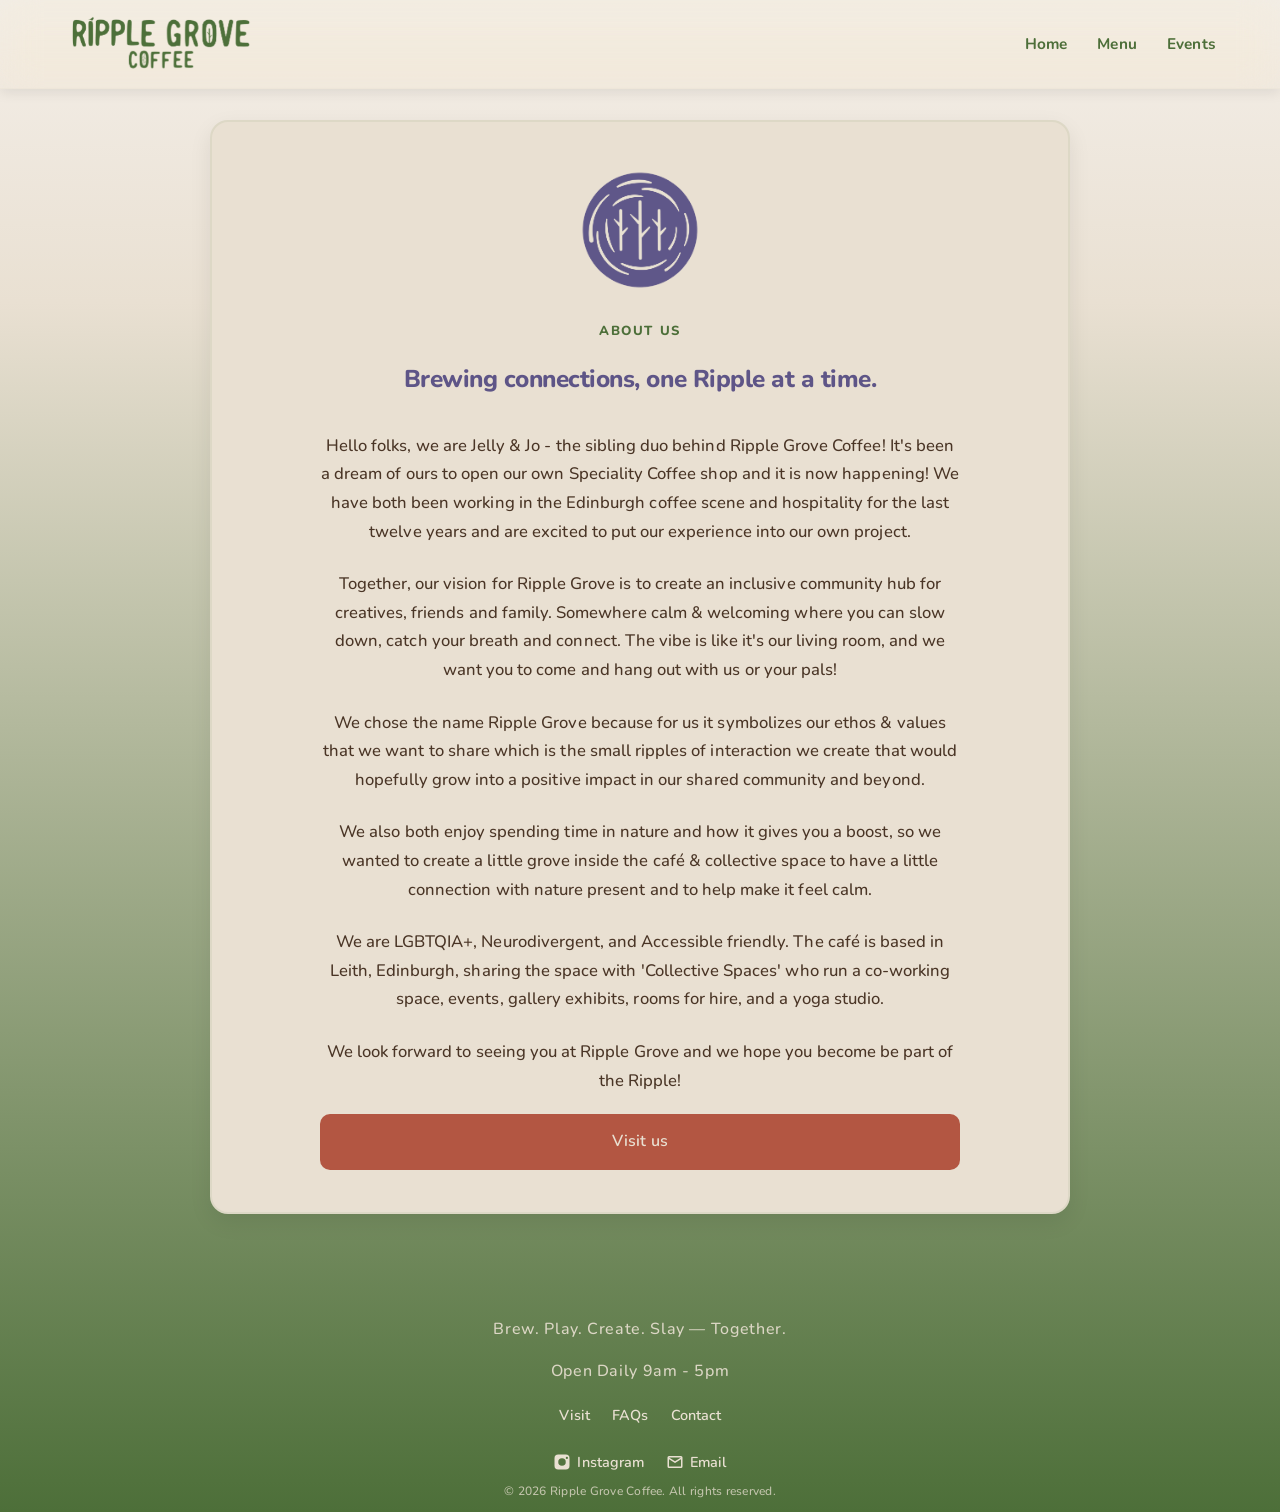
<file: index.html>
<!DOCTYPE html>
<html lang="en">
<head>
  <meta charset="UTF-8">
  <meta name="viewport" content="width=device-width, initial-scale=1.0">
  <title>Ripple Grove Coffee – Home</title>
  <link rel="stylesheet" href="styles.css">
  <link href="https://fonts.googleapis.com/css2?family=Nunito:wght@400;500;600;700;800&display=swap" rel="stylesheet">
</head>

<body class="index-page">
  <div id="navbar-container"></div>
 
    <main id="main-content">

<section class="page-section about-section">
  <div class="container">

    <section class="one-col-grid">
      <div class="ripple-card">

      <img
        class="hero-logo"
        src="Icon_Purple_Trees.png.png"
        alt="Ripple Grove Coffee logo"
      >

        <div class="ripple-copy about-content">

        <p class="eyebrow">About Us</p>
        <h1 class="ripple-heading">Brewing connections, one Ripple at a time.</h1>

        <p class="ripple-text">
          Hello folks, we are Jelly & Jo - the sibling duo behind Ripple Grove Coffee! 
          It's been a dream of ours to open our own Speciality Coffee shop and it is now happening! 
          We have both been working in the Edinburgh coffee scene and hospitality for the last twelve years 
          and are excited to put our experience into our own project. </p>

        <p class="ripple-text">
          Together, our vision for Ripple Grove is to create an inclusive community hub for creatives, friends and family. 
          Somewhere calm & welcoming where you can slow down, catch your breath and connect. The vibe is like it's our 
          living room, and we want you to come and hang out with us or your pals!
        </p>

        <p class="ripple-text">
         We chose the name Ripple Grove because for us it symbolizes our ethos & values that we want to share 
         which is the small ripples of interaction we create that would hopefully grow into a positive impact 
         in our shared community and beyond.
        </p>

        <p class="ripple-text">
         We also both enjoy spending time in nature and how it gives you a 
         boost, so we wanted to create a little grove inside the café & collective space to have a little 
         connection with nature present and to help make it feel calm.
        </p>

        <p class="ripple-text">
          We are LGBTQIA+, Neurodivergent, and Accessible friendly. The café is based in Leith, Edinburgh, 
          sharing the space with 'Collective Spaces' who run a co-working space, events, gallery exhibits, 
          rooms for hire, and a yoga studio.
        </p>

        <div class="about-cta">
          <p class="ripple-text">We look forward to seeing you at Ripple Grove and we hope you become be part of the Ripple!</p>
          <a href="visit.html" class="ripple-btn">Visit us</a>
        </div>

      </div>

    </div>

  </div>
</section>


  </main>
</body>

<div id="footer-placeholder"></div>

<script>
  fetch("footer.html")
    .then(response => response.text())
    .then(data => {
      document.getElementById("footer-placeholder").innerHTML = data;

      // Run smart email logic AFTER footer loads
      if (typeof setSmartEmailLink === "function") {
        setSmartEmailLink();
      }
    });
</script>

<script src="script.js"></script>
<script src="load-navbar.js"></script>

</body>
</html>
</file>
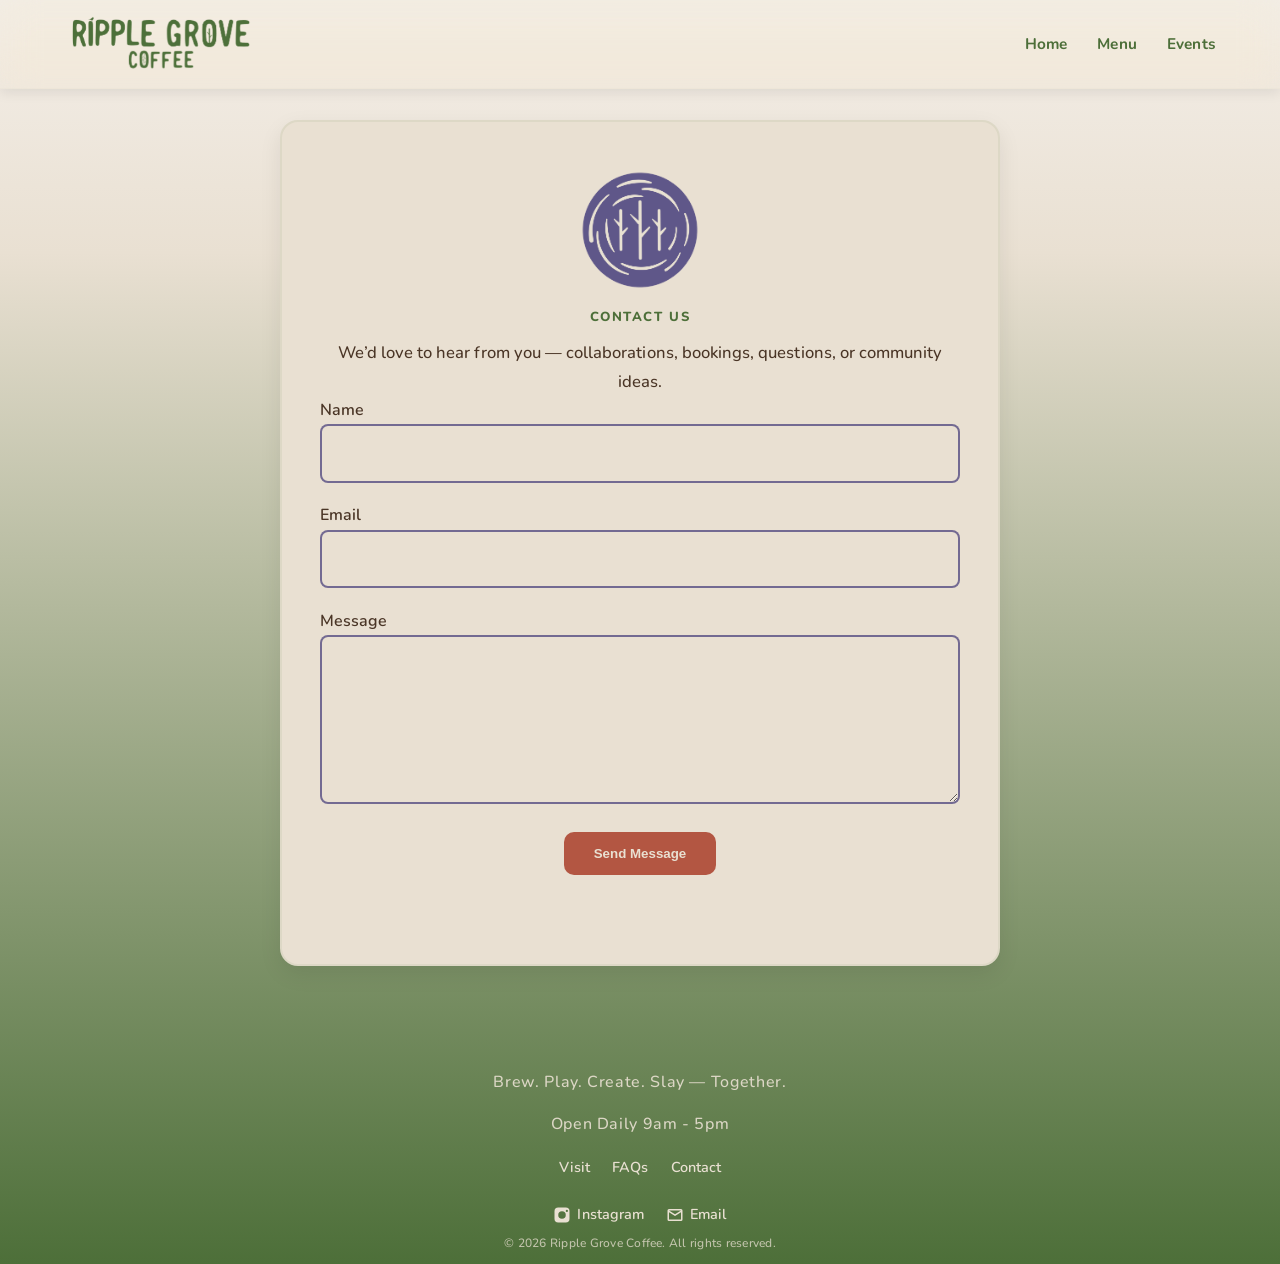
<file: contact.html>
<!DOCTYPE html>
<html lang="en">
<head>
  <meta charset="UTF-8">
  <meta name="viewport" content="width=device-width, initial-scale=1.0">
  <title>Ripple Grove Coffee – Contact</title>
  <link rel="stylesheet" href="styles.css">
  <link href="https://fonts.googleapis.com/css2?family=Nunito:wght@400;500;600;700;800&display=swap" rel="stylesheet">
</head>
<body class="contact-page">

<div id="navbar-container"></div>

<main id="main-content">
<section class="page-section contact-section">
  <div class="container">

    <div class="one-col-grid">

      <form id="contactForm" class="ripple-card contact-form" 
            action="https://formspree.io/f/mgaeqdvr" 
            method="POST">

      <div class="ripple-copy">
        <img class="contact-hero-logo" src="Icon_Purple_Trees.png.png" alt="Ripple Grove Coffee tree logo">
        <h2 class="eyebrow">Contact Us</h2>
        <p class="ripple-text">We’d love to hear from you — collaborations, bookings, questions, or community ideas.</p>
      </div>

        <div class="form-group">
          <label for="name">Name</label>
          <input id="name" name="name" type="text" required>
        </div>

        <div class="form-group">
          <label for="email">Email</label>
          <input id="email" name="email" type="email" required>
        </div>

        <div class="form-group">
          <label for="message">Message</label>
          <textarea id="message" name="message" rows="5" required></textarea>
        </div>

        <div class="form-cta">
        <button class="ripple-btn" type="submit">Send Message</button>
        <div id="formStatus" class="form-status" aria-live="polite"></div>
        </div>

      </form>

    </div>

  </div>
</section>
</main>

<div id="footer-placeholder"></div>

<script>
  fetch("footer.html")
    .then(response => response.text())
    .then(data => {
      document.getElementById("footer-placeholder").innerHTML = data;

      // Run smart email logic AFTER footer loads
      if (typeof setSmartEmailLink === "function") {
        setSmartEmailLink();
      }
    });
</script>

<script src="script.js"></script>
<script src="load-navbar.js"></script>
<script>
  const contactForm = document.getElementById("contactForm");
  const formStatus = document.getElementById("formStatus");

  if (contactForm) {
    contactForm.addEventListener("submit", async function (event) {
      event.preventDefault();

      const submitButton = contactForm.querySelector("button[type='submit']");
      const originalText = submitButton ? submitButton.textContent : "Send Message";

      if (submitButton) {
        submitButton.disabled = true;
        submitButton.textContent = "Sending...";
      }

      formStatus.textContent = "";
      formStatus.className = "form-status";

      try {
        const response = await fetch("https://formspree.io/f/mgaeqdvr", {
          method: "POST",
          body: new FormData(contactForm),
          headers: {
            Accept: "application/json"
          }
        });

        if (response.ok) {
          formStatus.textContent = "Thanks! Your message has been sent.";
          formStatus.classList.add("success");
          contactForm.reset();
        } else {
          throw new Error("Submission failed");
        }
      } catch (error) {
        formStatus.textContent = "Something went wrong. Please try again.";
        formStatus.classList.add("error");
      } finally {
        if (submitButton) {
          submitButton.disabled = false;
          submitButton.textContent = originalText;
        }
      }
    });
  }
</script>

</body>
</html>
</file>
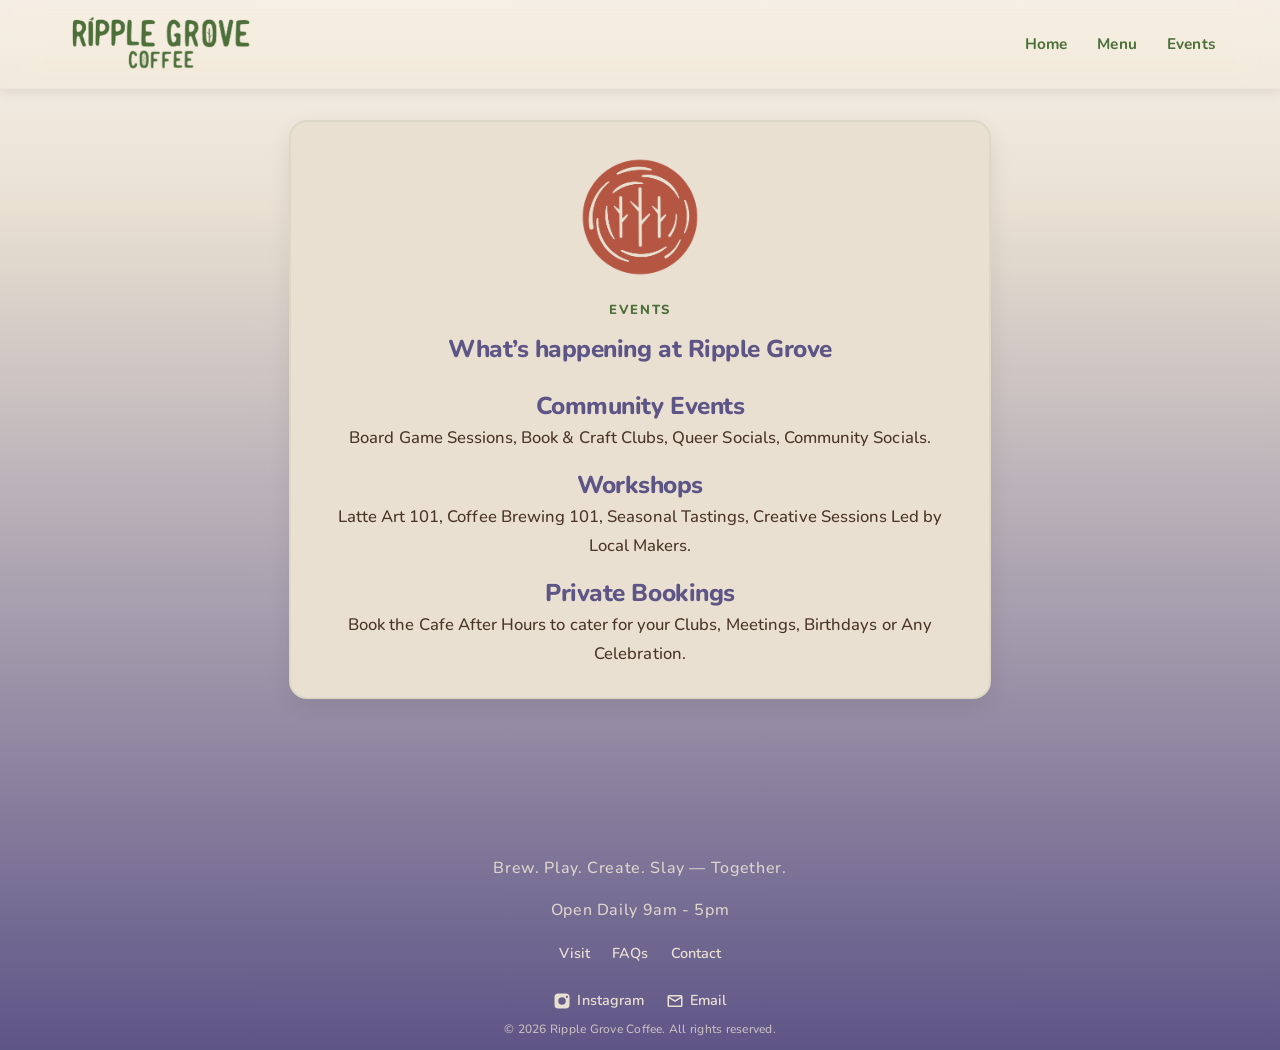
<file: events.html>
<!DOCTYPE html>
<html lang="en">
<head>
  <meta charset="UTF-8">
  <meta name="viewport" content="width=device-width, initial-scale=1.0">
  <title>Ripple Grove Coffee – Events</title>
  <link rel="stylesheet" href="styles.css">
  <link href="https://fonts.googleapis.com/css2?family=Nunito:wght@400;500;600;700;800&display=swap" rel="stylesheet">
</head>
<body class="events-page">

<div id="navbar-container"></div>
    
<main id="main-content">
<section id="events" class="page-section events-section">
  <div class="container">

    <div class="one-col-grid">

      <div class="ripple-card events-card">

        <img class="events-hero-logo" src="Icon_Orange_Trees.png.png" alt="Ripple Grove Coffee tree logo">

        <div class="events-header ripple-copy">
          <p class="eyebrow">Events</p>
          <h2 class="ripple-heading">What’s happening at Ripple Grove</h2>
        </div>

        <div class="events-body">

          <div class="event-item">
            <h3 class="ripple-heading">Community Events</h3>
            <p class="ripple-text">Board Game Sessions, Book & Craft Clubs, Queer Socials, Community Socials.</p>
          </div>

          <div class="event-item">
            <h3 class="ripple-heading">Workshops</h3>
            <p class="ripple-text">Latte Art 101, Coffee Brewing 101, Seasonal Tastings, Creative Sessions Led by Local Makers.</p>
          </div>

          <div class="event-item">
            <h3 class="ripple-heading">Private Bookings</h3>
            <p class="ripple-text">Book the Cafe After Hours to cater for your Clubs, Meetings, Birthdays or Any Celebration.</p>
          </div>

        </div>


      </div>

    </div>

  </div>
</section>
</main>
               

<div id="footer-placeholder"></div>

<script>
  fetch("footer.html")
    .then(response => response.text())
    .then(data => {
      document.getElementById("footer-placeholder").innerHTML = data;

      // Run smart email logic AFTER footer loads
      if (typeof setSmartEmailLink === "function") {
        setSmartEmailLink();
      }
    });
</script>

<script src="script.js"></script>
<script src="load-navbar.js"></script>

</body>
</html>
</file>
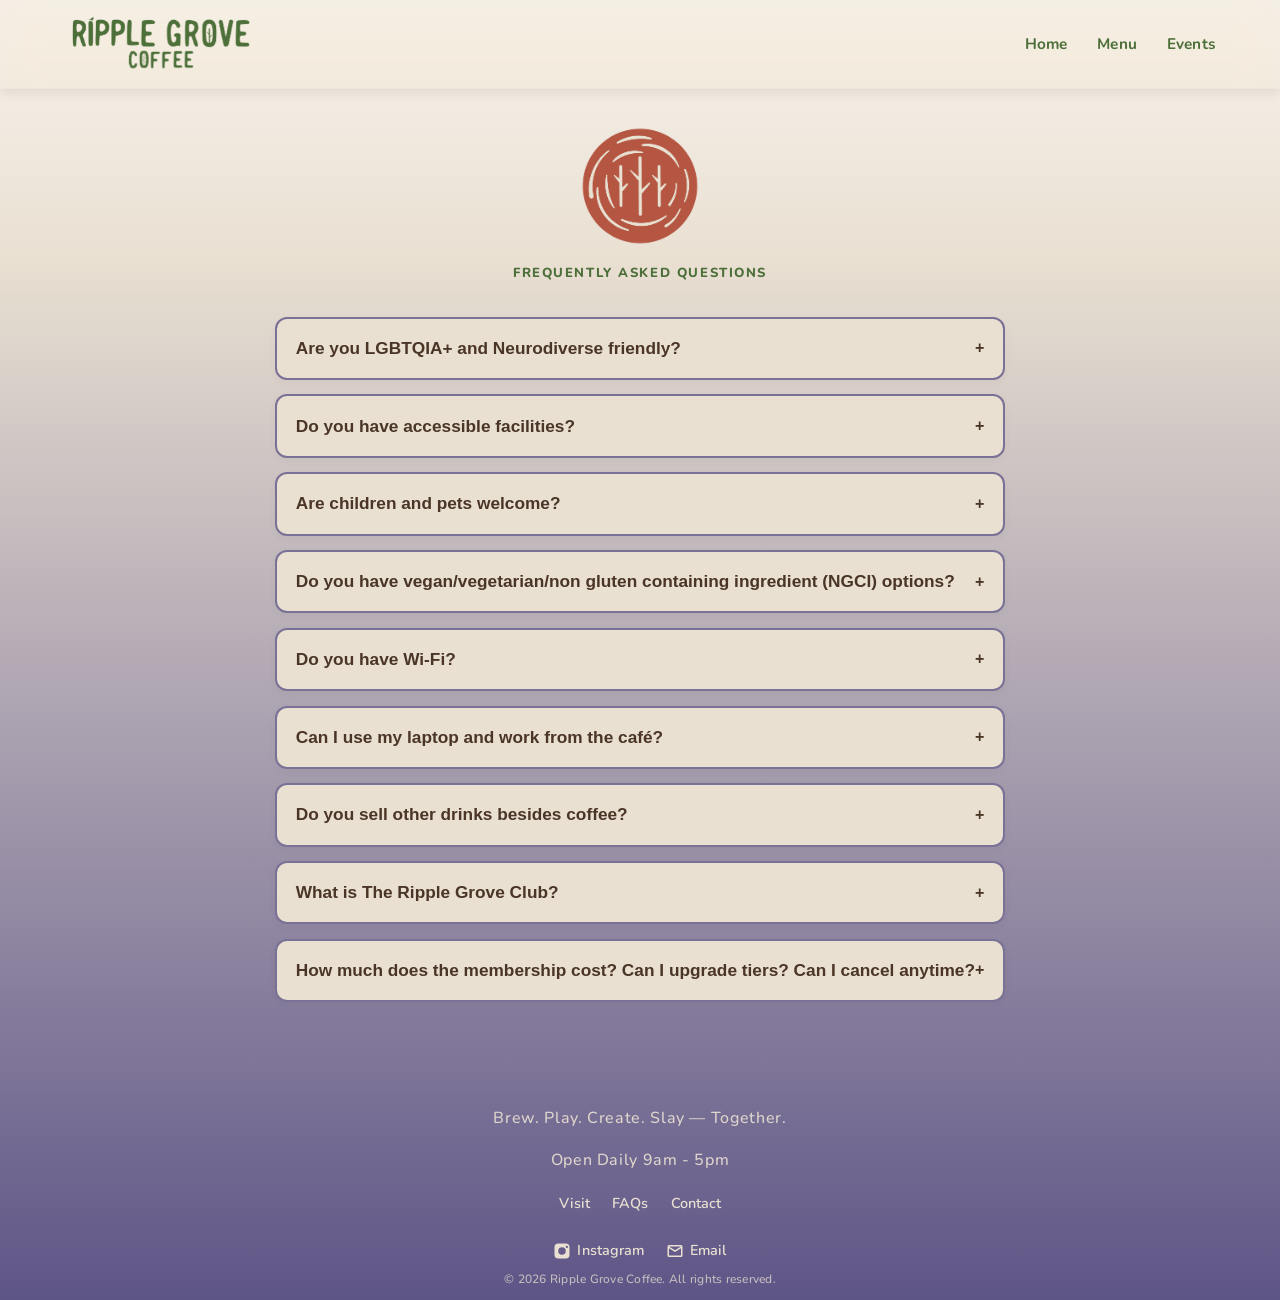
<file: faqs.html>
<!DOCTYPE html>
<html lang="en">
<head>
  <meta charset="UTF-8">
  <meta name="viewport" content="width=device-width, initial-scale=1.0">
  <title>Ripple Grove Coffee – FAQs</title>
  <link rel="stylesheet" href="styles.css">
  <link href="https://fonts.googleapis.com/css2?family=Nunito:wght@400;500;600;700;800&display=swap" rel="stylesheet">
</head>
<body class="faqs-page">

<div id="navbar-container"></div>

<main id="main-content">
<section class="page-section faq-section">
  <div class="container">

    <div class="one-col-grid">

      <div class="ripple-copy">
        <img class="faqs-hero-logo" src="Icon_Orange_Trees.png.png" alt="Ripple Grove Coffee tree logo">
        <h2 class="eyebrow">Frequently Asked Questions</h2>
      </div>

      <div class="faq-container">

          <div class="faq-item">
            <button class="faq-question">
              Are you LGBTQIA+ and Neurodiverse friendly?
              <span class="faq-icon">+</span>
          </button>
            <div class="faq-answer">
              <p class="ripple-text">Yes, we are Queer and Neurodiverse led and are committed to creating an inclusive environment for all members of our community. We have a gender-neutral toilet.</p>
            </div>
          </div>

          <div class="faq-item">
            <button class="faq-question">
              Do you have accessible facilities?
              <span class="faq-icon">+</span>
            </button>
            <div class="faq-answer">
              <p class="ripple-text">Yes, we have a wheelchair-accessible entrance and toilet. If you have any specific accessibility needs, please get in touch to let us know how we can assist you.</p>
            </div>
          </div>  

          <div class="faq-item">
            <button class="faq-question">
              Are children and pets welcome?
              <span class="faq-icon">+</span>
            </button>
            <div class="faq-answer">
              <p class="ripple-text">Yes, well-behaved children and pets are welcome.</p>
            </div>
          </div>

          <div class="faq-item">
            <button class="faq-question">
              Do you have vegan/vegetarian/non gluten containing ingredient (NGCI) options?
              <span class="faq-icon">+</span>
            </button>
            <div class="faq-answer">
              <p class="ripple-text">Yes, we currently have Vegetarian options, and are working towards getting more Vegan, and NGCI options to add to our offering. If you have any specific dietary requirements, please let us know!</p>
            </div>
          </div>

          <div class="faq-item">
            <button class="faq-question">
              Do you have Wi-Fi?
              <span class="faq-icon">+</span>
            </button>
            <div class="faq-answer">
              <p class="ripple-text">Yes — free Wi-Fi is available throughout the café.</p>
            </div>
          </div>

          <div class="faq-item">
            <button class="faq-question">
              Can I use my laptop and work from the café?
              <span class="faq-icon">+</span>
            </button>
            <div class="faq-answer">
              <p class="ripple-text">Unfortunately, we do not allow laptops in the café area as there is a dedicated co-working space available within the venue.</p>
            </div>
          </div>

          <div class="faq-item">
            <button class="faq-question">
              Do you sell other drinks besides coffee?
              <span class="faq-icon">+</span>
            </button>
            <div class="faq-answer">
              <p class="ripple-text">Yes, we offer a variety of teas, matcha, hot chocolate, sodas, and juices.</p>
            </div>
          </div>

          <div class="faq-item">
            <button class="faq-question">
              What is The Ripple Grove Club?
              <span class="faq-icon">+</span>
            </button>
            <div class="faq-answer">
              <p class="ripple-text">The Ripple Grove Club is our community membership — a way to connect, create, and belong.</p>
            </div>
          </div>

          <div class="faq-item">
            <button class="faq-question">
              How much does the membership cost? Can I upgrade tiers? Can I cancel anytime?
              <span class="faq-icon">+</span>
            </button>
            <div class="faq-answer">
              <p class="ripple-text">We are still finalizing the details for our membership tiers. Please check back soon for more information!</p>
            </div>
          </div>

      </div>
    
    </div>

  </div>
</section>
</main>

<div id="footer-placeholder"></div>

<script>
  fetch("footer.html")
    .then(response => response.text())
    .then(data => {
      document.getElementById("footer-placeholder").innerHTML = data;

      // Run smart email logic AFTER footer loads
      if (typeof setSmartEmailLink === "function") {
        setSmartEmailLink();
      }
    });
</script>

<script src="script.js"></script>
<script src="load-navbar.js"></script>

</body>
</html>
</file>
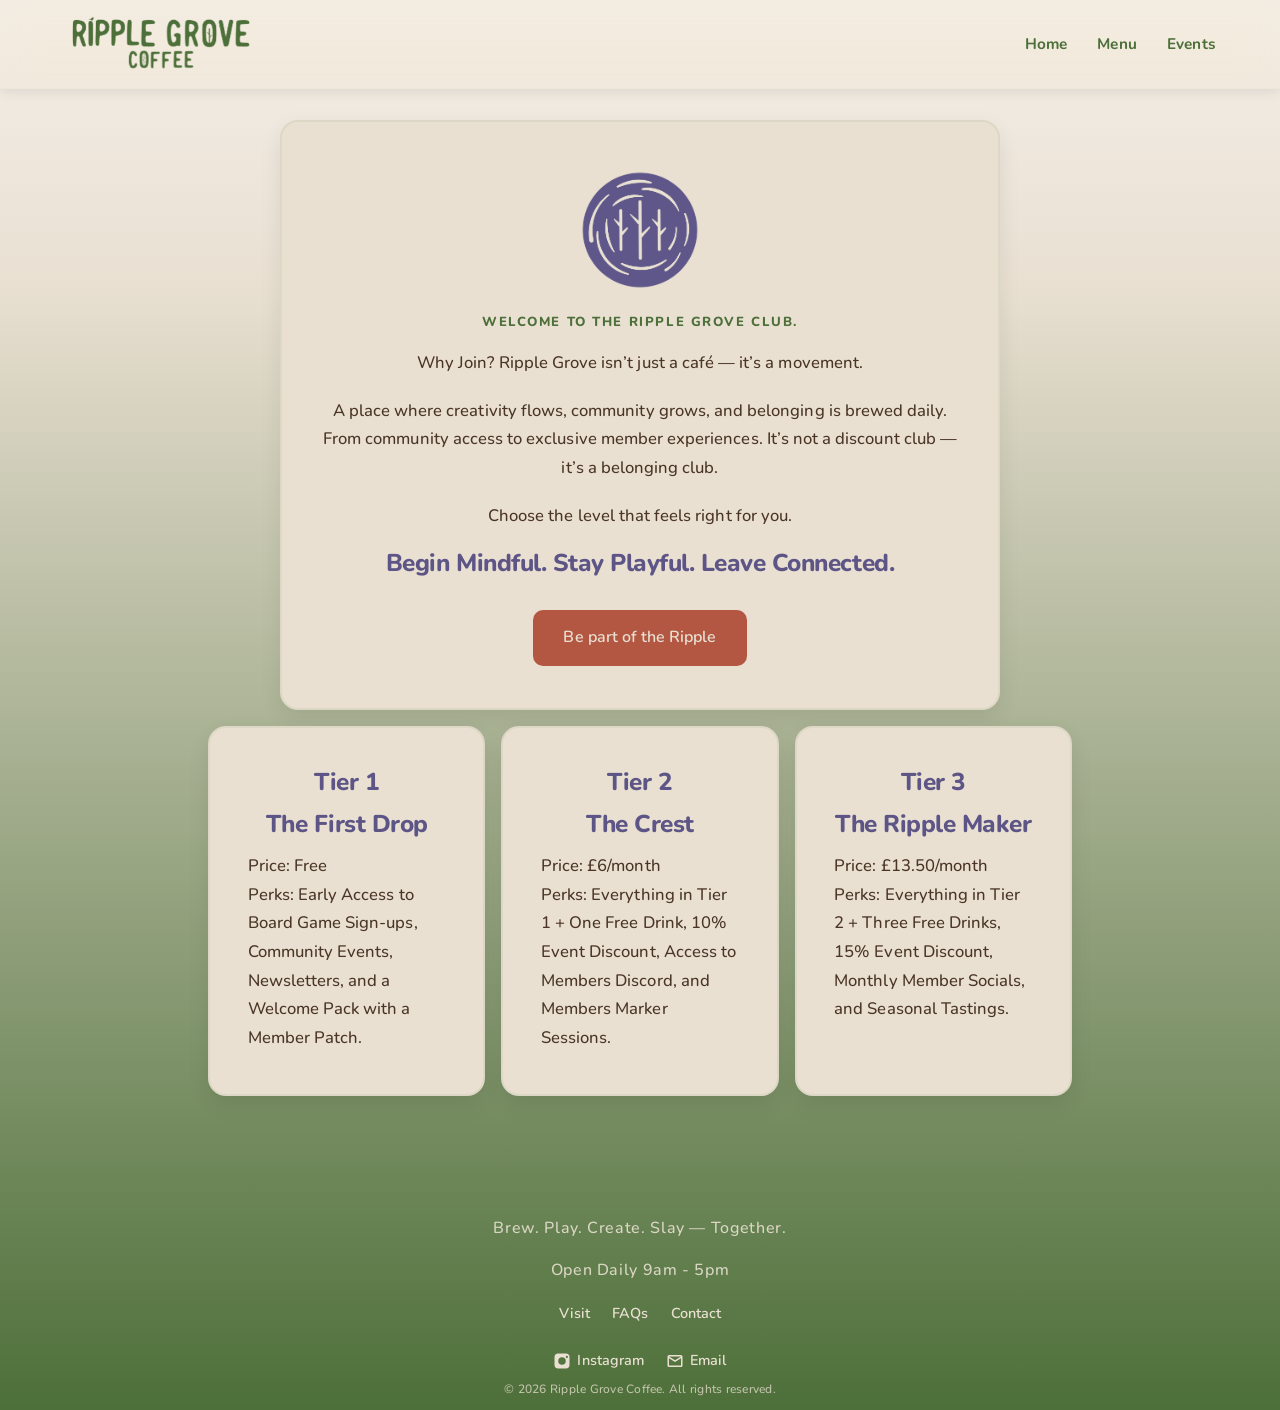
<file: membership.html>
<!DOCTYPE html>
<html lang="en">
<head>
  <meta charset="UTF-8">
  <meta name="viewport" content="width=device-width, initial-scale=1.0">
  <title>Ripple Grove Coffee – Membership</title>
  <link rel="stylesheet" href="styles.css">
  <link href="https://fonts.googleapis.com/css2?family=Nunito:wght@400;500;600;700;800&display=swap" rel="stylesheet">
</head>
<body class="membership-page">

<div id="navbar-container"></div>

<main id="main-content">
<section class="page-section membership-section">
  <div class="container">

    <!-- INTRO CARD -->
    <div class="one-col-grid">
      <div class="ripple-card">
        <div class="ripple-copy membership-intro">

          <img class="membership-hero-logo" src="Icon_Purple_Trees.png.png" alt="Ripple Grove Coffee tree logo">
          <h2 class="eyebrow">Welcome to the Ripple Grove Club.</h2>
          <p class="ripple-text">Why Join? Ripple Grove isn’t just a café — it’s a movement.</p>
          <p class="ripple-text">A place where creativity flows, community grows, and belonging is brewed daily. From community access to exclusive member experiences. It’s not a discount club — it’s a belonging club.</p>
          <p class="ripple-text">Choose the level that feels right for you.</p>
          <h2 class="ripple-heading">Begin Mindful. Stay Playful. Leave Connected.</h2>
          <a href="membership.html" class="ripple-btn">Be part of the Ripple</a>

        </div>
      </div>
    </div>

    <!-- TIER GRID -->
    <div class="three-col-grid tier-grid">

      <div class="ripple-card tier-card">
        <h3 class="ripple-heading">Tier 1</h3>
        <h3 class="ripple-heading">The First Drop</h3>
        <p class="ripple-text">Price: Free</p>
        <p class="ripple-text">Perks: Early Access to Board Game Sign-ups, Community Events, Newsletters, and a Welcome Pack with a Member Patch.</p>
      </div>

      <div class="ripple-card tier-card">
        <h3 class="ripple-heading">Tier 2</h3>
        <h3 class="ripple-heading">The Crest</h3>
        <p class="ripple-text">Price: £6/month</p>
        <p class="ripple-text">Perks: Everything in Tier 1 + One Free Drink, 10% Event Discount, Access to Members Discord, and Members Marker Sessions.</p>
      </div>

      <div class="ripple-card tier-card">
        <h3 class="ripple-heading">Tier 3</h3>
        <h3 class="ripple-heading">The Ripple Maker</h3>
        <p class="ripple-text">Price: £13.50/month</p>
        <p class="ripple-text">Perks: Everything in Tier 2 + Three Free Drinks, 15% Event Discount, Monthly Member Socials, and Seasonal Tastings.</p>
      </div>

    </div>

  </div>
</section>
</main>


<div id="footer-placeholder"></div>

<script>
  fetch("footer.html")
    .then(response => response.text())
    .then(data => {
      document.getElementById("footer-placeholder").innerHTML = data;

      // Run smart email logic AFTER footer loads
      if (typeof setSmartEmailLink === "function") {
        setSmartEmailLink();
      }
    });
</script>

<script src="script.js"></script>
<script src="load-navbar.js"></script>

</body>
</html>
</file>
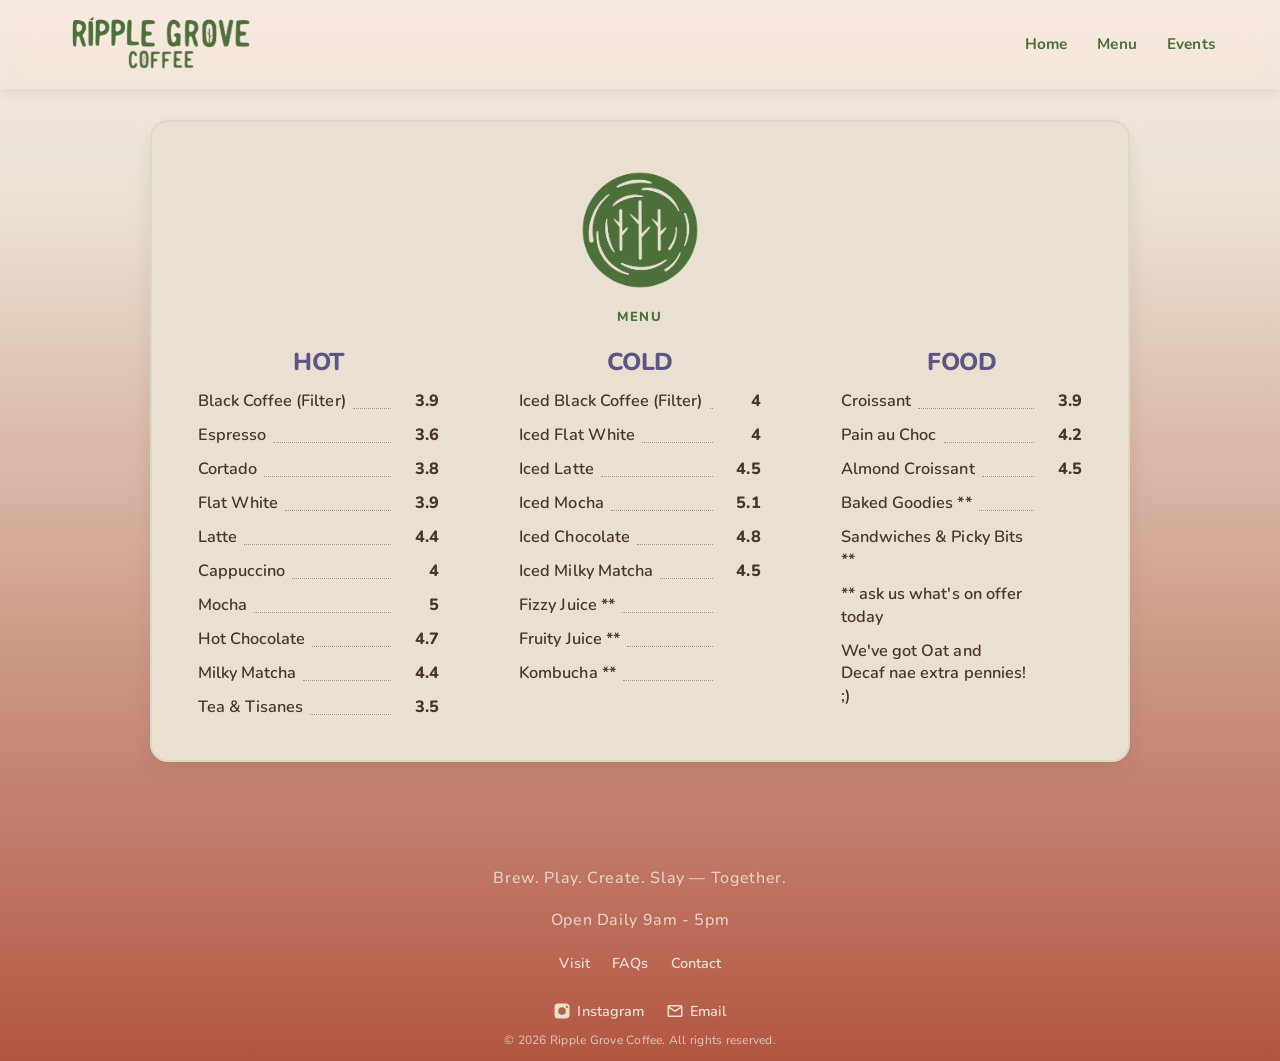
<file: menu.html>
<!DOCTYPE html>
<html lang="en">
<head>
  <meta charset="UTF-8">
  <meta name="viewport" content="width=device-width, initial-scale=1.0">
  <title>Ripple Grove Coffee – Menu</title>
  <link rel="stylesheet" href="styles.css">
  <link href="https://fonts.googleapis.com/css2?family=Nunito:wght@400;500;600;700;800&display=swap" rel="stylesheet">
</head>
<body class="menu-page">

<div id="navbar-container"></div>

<main id="main-content">
<section class="page-section one-col-grid">

<div class="ripple-card menu-card">

    <div class="menu-header ripple-copy">
      <img class="menu-hero-logo" src="Icon_Green_Trees.png" alt="Ripple Grove Coffee tree logo">
      <h3 class="eyebrow">MENU</h3>
    </div>

    <div class="three-col-grid">

      <div class="menu-col">
        <h3 class="ripple-heading">HOT</h3>
        <ul class="menu-list">
          <li class="menu-item"><span class="item-name">Black Coffee (Filter) </span><span class="item-price">3.9</span></li>
          <li class="menu-item"><span class="item-name">Espresso</span><span class="item-price">3.6</span></li>
          <li class="menu-item"><span class="item-name">Cortado</span><span class="item-price">3.8</span></li>
          <li class="menu-item"><span class="item-name">Flat White</span><span class="item-price">3.9</span></li>
          <li class="menu-item"><span class="item-name">Latte</span><span class="item-price">4.4</span></li>
          <li class="menu-item"><span class="item-name">Cappuccino</span><span class="item-price">4</span></li>
          <li class="menu-item"><span class="item-name">Mocha</span><span class="item-price">5</span></li>
          <li class="menu-item"><span class="item-name">Hot Chocolate</span><span class="item-price">4.7</span></li>
          <li class="menu-item"><span class="item-name">Milky Matcha</span><span class="item-price">4.4</span></li>
          <li class="menu-item"><span class="item-name">Tea & Tisanes</span><span class="item-price">3.5</span></li>
        </ul>
      </div>

      <div class="menu-col">
        <h3 class="ripple-heading">COLD</h3>
        <ul class="menu-list">
          <li class="menu-item"><span class="item-name">Iced Black Coffee (Filter) </span><span class="item-price">4</span></li>
          <li class="menu-item"><span class="item-name">Iced Flat White </span><span class="item-price">4</span></li>          
          <li class="menu-item"><span class="item-name">Iced Latte</span><span class="item-price">4.5</span></li>
          <li class="menu-item"><span class="item-name">Iced Mocha</span><span class="item-price">5.1</span></li>
          <li class="menu-item"><span class="item-name">Iced Chocolate</span><span class="item-price">4.8</span></li>
          <li class="menu-item"><span class="item-name">Iced Milky Matcha </span><span class="item-price">4.5</span></li>
          <li class="menu-item"><span class="item-name">Fizzy Juice ** </span><span class="item-price"></span></li>
          <li class="menu-item"><span class="item-name">Fruity Juice ** </span><span class="item-price"></span></li>
          <li class="menu-item"><span class="item-name">Kombucha ** </span><span class="item-price"></span></li>
        </ul>
      </div>

      <div class="menu-col">
        <h3 class="ripple-heading">FOOD</h3>
        <ul class="menu-list">
          <li class="menu-item"><span class="item-name">Croissant</span><span class="item-price">3.9</span></li>
          <li class="menu-item"><span class="item-name">Pain au Choc</span><span class="item-price">4.2</span></li>
          <li class="menu-item"><span class="item-name">Almond Croissant</span><span class="item-price">4.5</span></li>
          <li class="menu-item"><span class="item-name">Baked Goodies ** </span><span class="item-price"></span></li>
          <li class="menu-item"><span class="item-name">Sandwiches & Picky Bits ** </span><span class="item-price"></span></li>
          <li class="menu-item"><span class="item-name">** ask us what's on offer today </span><span class="item-price"></span></li>
          <li class="menu-item"><span class="item-name">We've got Oat and Decaf nae extra pennies! ;) </span><span class="item-price"></span></li>
        </ul>
      </div>

    </div>

  </div>

</section>
</main>


 <div id="footer-placeholder"></div>

<script>
  fetch("footer.html")
    .then(response => response.text())
    .then(data => {
      document.getElementById("footer-placeholder").innerHTML = data;

      // Run smart email logic AFTER footer loads
      if (typeof setSmartEmailLink === "function") {
        setSmartEmailLink();
      }
    });
</script>

<script src="script.js"></script>
<script src="load-navbar.js"></script>

</body>
</html>
</file>
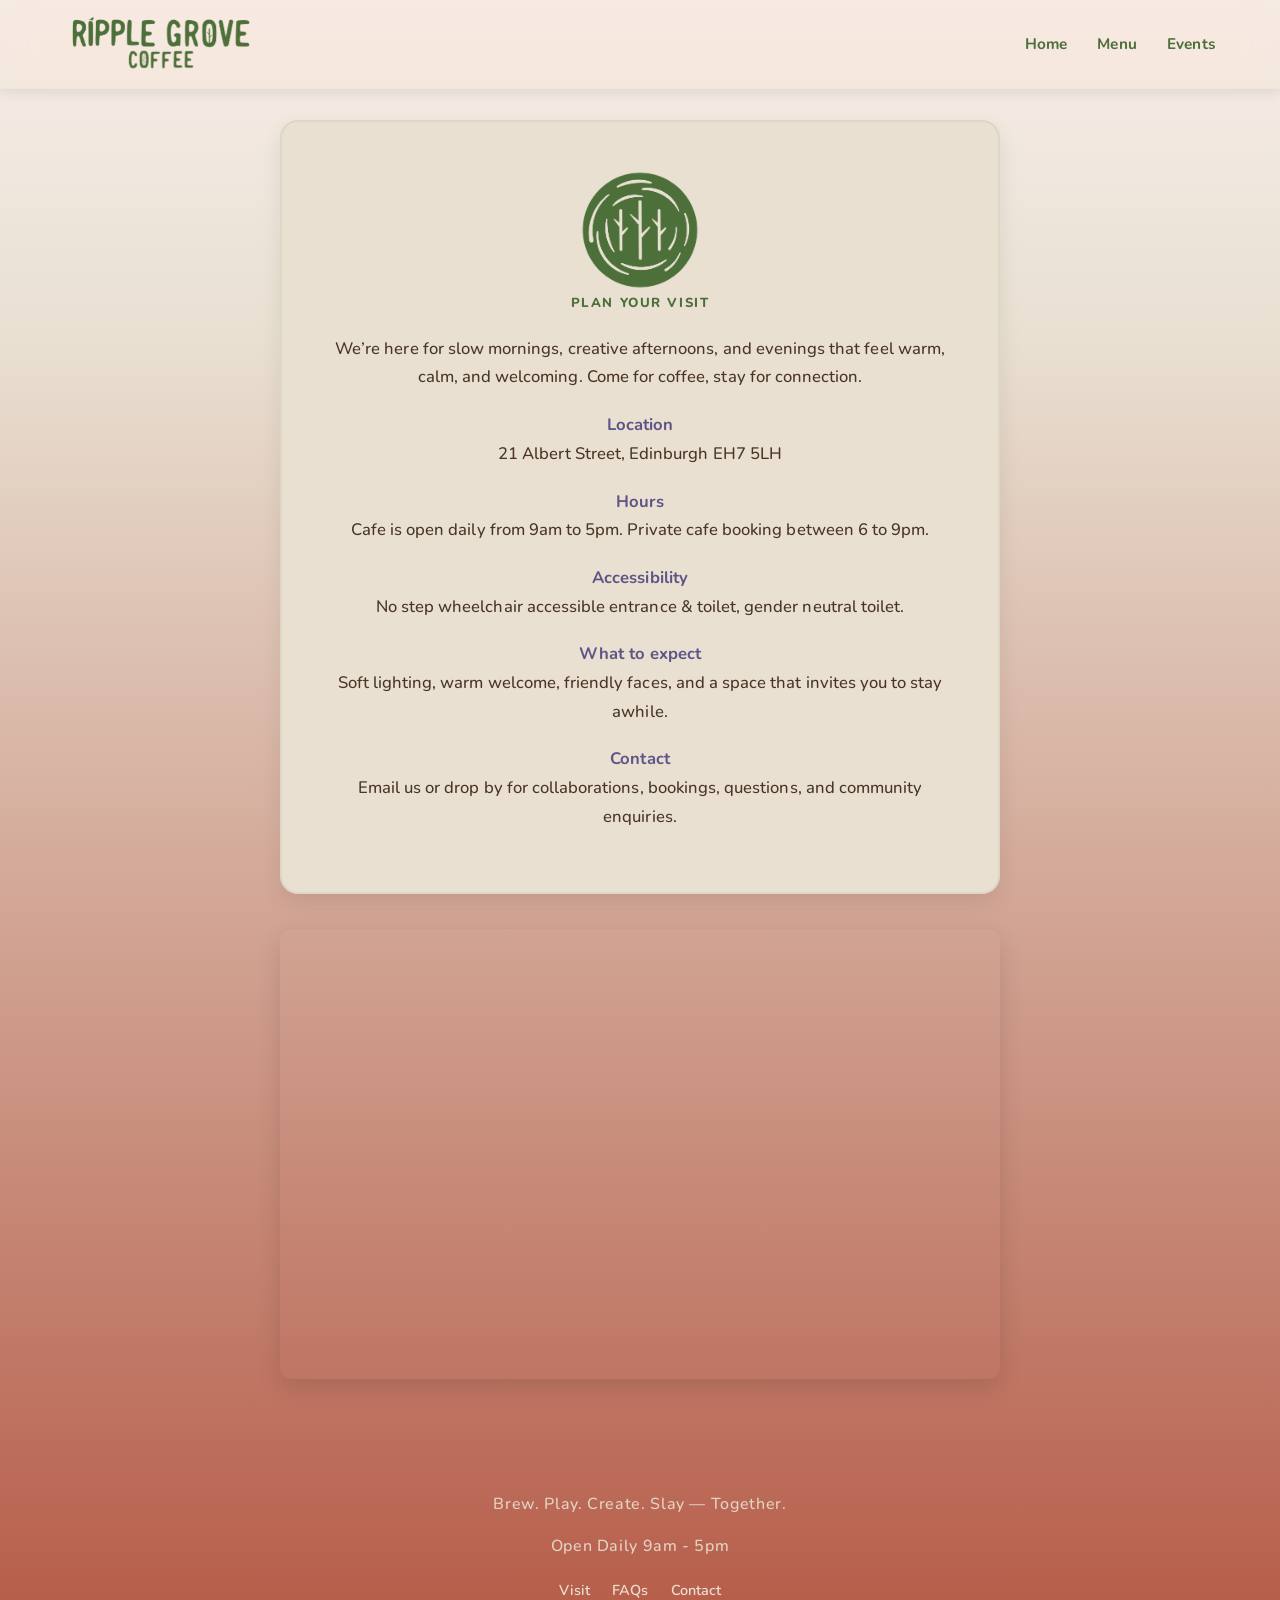
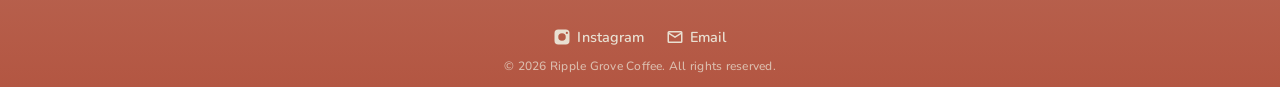
<file: visit.html>
<!DOCTYPE html>
<html lang="en">
<head>
  <meta charset="UTF-8">
  <meta name="viewport" content="width=device-width, initial-scale=1.0">
  <title>Ripple Grove Coffee – Visit</title>
  <link rel="stylesheet" href="styles.css">
  <link href="https://fonts.googleapis.com/css2?family=Nunito:wght@400;500;600;700;800&display=swap" rel="stylesheet">
</head>
<body class="visit-page">

<div id="navbar-container"></div>

<main id="main-content">
<section class="page-section visit-section">
  <div class="container">

    <div class="one-col-grid">

      <div class="ripple-card visit-card">

        <div class="visit-info">
        <img class="visit-hero-logo" src="Icon_Green_Trees.png" alt="Ripple Grove Coffee tree logo">
        <h3 class="eyebrow">Plan your visit</h3>

        <p class="ripple-text">
          We’re here for slow mornings, creative afternoons, and evenings that feel warm, calm, and welcoming.
          Come for coffee, stay for connection.
        </p>

        <p class="ripple-text">
          <strong>Location</strong><br>
          21 Albert Street, Edinburgh EH7 5LH
        </p>

        <p class="ripple-text">
          <strong>Hours</strong><br>
          Cafe is open daily from 9am to 5pm. Private cafe booking between 6 to 9pm.
        </p>

        <p class="ripple-text">
          <strong>Accessibility</strong><br>
          No step wheelchair accessible entrance & toilet, gender neutral toilet.
        </p>

        <p class="ripple-text">
          <strong>What to expect</strong><br>
          Soft lighting, warm welcome, friendly faces, and a space that invites you to stay awhile.
        </p>

        <p class="ripple-text">
          <strong>Contact</strong><br>
          Email us or drop by for collaborations, bookings, questions, and community enquiries.
        </p>
      </div>
    
    </div>

      <!-- Map -->
      <div class="visit-map">
        <iframe src="https://www.google.com/maps/embed?pb=!1m18!1m12!1m3!1d2233.246765791058!2d-3.1786991903286426!3d55.96242613690036!2m3!1f0!2f0!3f0!3m2!1i1024!2i768!4f13.1!3m3!1m2!1s0x4887b90073b9277d%3A0xa11bf3db50634e87!2sRipple%20Grove%20Coffee!5e0!3m2!1sen!2suk!4v1790622288878!5m2!1sen!2suk" width="600" height="450" style="border:0;" allowfullscreen="" loading="lazy" referrerpolicy="strict-origin-when-cross-origin"></iframe>
      </div>

    </div>

  </div>
</section>
</main>

<div id="footer-placeholder"></div>

<script>
  fetch("footer.html")
    .then(response => response.text())
    .then(data => {
      document.getElementById("footer-placeholder").innerHTML = data;

      // Run smart email logic AFTER footer loads
      if (typeof setSmartEmailLink === "function") {
        setSmartEmailLink();
      }
    });
</script>

<script src="script.js"></script>
<script src="load-navbar.js"></script>

</body>
</html>
</file>
<file: styles.css>
﻿:root {
  --green: #4d6f39;
  --brown: #4A3526;
  --cream: #E9E0D2;
  --violet: #5E5587;
  --terracotta: #B35642;
  --shadow-soft: rgba(0,0,0,0.08);
  --shadow-strong: rgba(0,0,0,0.12);
  --surface-soft: rgba(255,255,255,0.08);
  --surface-strong: rgba(74, 53, 38, 0.06);
  --text-soft: #5F4C3F;
  --focus-ring: rgba(179, 86, 66, 0.28);
}

/* ===== RESET ===== */
* {
  margin: 0;
  padding: 0;
  box-sizing: border-box;
}


/* ===== BASE ===== */
body {
  font-family: "Nunito", sans-serif;
  font-weight: 500;
  background: linear-gradient(180deg, #F7F2EC 0%, #E9E0D2 20%, #5E5587 100%);
  min-height: 100vh;
  color: var(--brown);
  line-height: 1.72;
  letter-spacing: 0.003em;
  text-rendering: optimizeLegibility;
  -webkit-font-smoothing: antialiased;
  scroll-behavior: smooth;
}

main {
  width: 100%;
}

img, svg {
  max-width: 100%;
  display: block;
}

a, button, input, textarea {
  touch-action: manipulation;
}

body.index-page,
body.membership-page,
body.contact-page {
  background: linear-gradient(180deg, #F4EFE9 0%, #E9E0D2 20%, #4d6f39 100%);
}

body.menu-page,
body.visit-page {
  background: linear-gradient(180deg, #F7EDE9 0%, #E9E0D2 20%, #B35642 100%);
} 

h1, h2, h3 {
  font-family: "Nunito", sans-serif;
  font-weight: 800;
  letter-spacing: -0.02em;
  line-height: 1.15;
}

.container {
  max-width: 1040px;
  margin: 0 auto;
  padding: 0 16px;
}

/* ============================
   NAVBAR BASE
   ============================ */
.navbar {
  position: fixed;
  top: 0;
  left: 0;
  width: 100%;
  padding: 12px 0;
  background: rgba(233, 224, 210, 0.18);
  backdrop-filter: blur(18px) saturate(160%);
  -webkit-backdrop-filter: blur(18px) saturate(160%);
  border-bottom: 1px solid rgba(233, 224, 210, 0.35);
  box-shadow: 0 4px 12px rgba(0,0,0,0.08);
  z-index: 999;
  opacity: 0;
  transform: translateY(-10px);
  transition: opacity 0.26s ease, transform 0.26s ease, background 0.26s ease;
}

.navbar-inner {
  width: 100%;
  max-width: 1200px;
  padding: 0 1.1rem;
  margin: 0 auto;
  display: flex;
  align-items: center;
  justify-content: space-between;
  position: relative;
}

.navbar.visible {
  opacity: 1;
  transform: translateY(0);
}

.navbar.scrolled {
  background: rgba(233, 224, 210, 0.12);
  backdrop-filter: blur(24px) saturate(180%);
  -webkit-backdrop-filter: blur(24px) saturate(180%);
  border-bottom-color: rgba(233, 224, 210, 0.25);
}

/* ============================
   NAVBAR INNER
   ============================ */
.navbar-inner {
  width: 100%;
  max-width: 1200px;
  padding: 0 1rem;
  margin: 0 auto;
  display: flex;
  align-items: center;
  justify-content: space-between;
  position: relative;
}

/* ============================
   BRAND
   ============================ */
.nav-brand {
  position: relative;
  left: auto;
  transform: none;
  transform-origin: left center;
  font-family: "Nunito", sans-serif;
  font-weight: 900;
  font-size: clamp(1.48rem, 1.8vw, 2rem);
  color: var(--green);
  text-decoration: none;
  letter-spacing: 0.04em;
  transition: color 0.25s ease, opacity 0.25s ease, transform 0.2s ease;
  will-change: transform, color, opacity;
}

.nav-brand img {
  width: 210px;
  height: 64px;
  object-fit: cover;
  object-position: center;
}

.hero-logo {
  width: min(132px, 72%);
  height: auto;
  margin: 0 auto 1.5rem;
}

.menu-hero-logo,
.events-hero-logo,
.visit-hero-logo,
.faqs-hero-logo,
.contact-hero-logo,
.membership-hero-logo {
  width: min(132px, 38vw);
  height: auto;
  margin: 0 auto;
}

/* ============================
   DESKTOP LINKS
   ============================ */
.nav-links {
  display: flex;
  gap: 0.85rem;
  align-items: center;
  flex-direction: row;
  margin-left: auto;
  position: relative;
  right: auto;
  top: auto;
  background: transparent;
  padding: 0;
  border: none;
  border-radius: 0;
  transform-origin: top center;
  box-shadow: none;
  transition: none;
}

.nav-links a {
  color: var(--green);
  font-size: 0.96rem;
  font-weight: 700;
  letter-spacing: 0.015em;
  padding: 0.45rem 0.5rem;
  text-decoration: none;
  opacity: 1;
  border-radius: 0.5rem;
  transition: color 0.18s ease, opacity 0.18s ease, background-color 0.18s ease;
  will-change: color, opacity, background-color;
}

.nav-links a:hover,
.nav-links a:focus-visible {
  color: var(--terracotta);
  background: rgba(77, 111, 57, 0.05);
  opacity: 1;
}

:focus-visible {
  outline: 3px solid var(--terracotta);
  outline-offset: 3px;
  box-shadow: 0 0 0 5px var(--focus-ring);
}

/* ===== PAGE SECTION WRAPPER ===== */
.page-section {
  padding: 120px 0 58px;
  min-height: calc(100vh - 90px);
  display: flex;
  justify-content: center;
  background: transparent;
}

.ripple-copy {
  display: flex;
  flex-direction: column;
  align-items: center;
  text-align: center;
  gap: 1rem;
  max-width: 64ch;
  margin: 0 auto;
}

/* ===== GRID SYSTEM ===== */
.one-col-grid {
  display: grid;
  grid-template-columns: 1fr;
  gap: 2.2rem;
  max-width: 980px;
  width: 100%;
  margin: 0 auto;
}

/* ===== CARD SYSTEM ===== */
.ripple-card {
  background: var(--cream);
  border: 2px solid rgba(77, 111, 57, 0.08);
  border-radius: 18px;
  box-shadow: 0 8px 22px var(--shadow-soft);
  transition: border-color 0.18s ease, box-shadow 0.18s ease, transform 0.18s ease;
  max-width: 860px;
  margin: 0 auto;
  padding: 2.6rem 2.35rem;
}

.ripple-card:hover {
  border-color: rgba(179, 86, 66, 0.6);
  box-shadow: 0 10px 24px var(--shadow-strong);
  transform: translateY(-1px);
}

.ripple-card,
.menu-card,
.faq-item,
.form-group input,
.form-group textarea {
  color: var(--brown);
}

/* ===== TYPOGRAPHY ===== */
.ripple-heading {
  font-family: "Nunito", sans-serif;
  font-weight: 800;
  color: var(--violet);
  text-align: center;
  font-size: clamp(1.46rem, 1.9vw, 1.9rem);
  letter-spacing: -0.02em;
  margin-bottom: 0.85rem;
}

.ripple-text {
  color: var(--brown);
  line-height: 1.72;
  max-width: 64ch;
  font-size: 1.04rem;
  color: var(--brown);
}

.footer-bottom.ripple-text {
  max-width: none;
  width: 100%;
  display: flex;
  justify-content: center;
}

.ripple-text strong {
  color: var(--violet);
  font-weight: 700;
}

.eyebrow {
  color: var(--green);
  font-weight: 800;
  letter-spacing: 0.12em;
  text-transform: uppercase;
  font-size: 0.82rem;
}

/* ===== COPY BLOCK ===== */
.ripple-copy {
  display: flex;
  flex-direction: column;
  align-items: center;
  text-align: center;
  gap: 0.9rem;
  max-width: 64ch;
  margin: 0 auto;
}

/* ===== CTA BUTTON ===== */
.ripple-btn {
  background: var(--terracotta);
  color: var(--cream);
  padding: 14px 30px;
  border-radius: 10px;
  font-weight: 600;
  text-decoration: none;
  display: inline-block;
  transition: background 0.18s ease, box-shadow 0.18s ease;
}
.ripple-btn:hover {
  background: var(--green);
  box-shadow: 0 6px 18px var(--shadow-strong);
}

/* ============================
   INDEX (about us)
   ============================ */
/* ===== FRAUNCES UTILITIES ===== */
/* Generic utility using CSS vars so you can set weight/axes per-element */
/* Hybrid layout styles remain intentionally simple and consistent. */

.about-content {
  display: flex;
  flex-direction: column;
  gap: 1.5rem;
}

.about-cta {
  display: flex;
  flex-direction: column;
  gap: 1.2rem; 
}

/* ===== EVENT SECTION ===== */
.events-card {
  display: flex;
  flex-direction: column;
  gap: 1rem;
  text-align: center;
  align-items: center;
  padding: 1.8rem;
}

.events-body {
  display: flex;
  flex-direction: column;
  gap: 1.2rem;
  text-align: center;
  align-items: center;
}

.event-item h3 {
  margin-bottom: 0.2rem;
}

/* ============================
   THREE-COLUMN GRID (Menu + Community)
   ============================ */
.community-header {
  margin-bottom: 2.5rem;
}

.menu-header {
  margin-bottom: 1.5rem;
}

.menu-card {
  max-width: 980px;
  margin: 0 auto;
  padding: 2.6rem 2.35rem;
}

.three-col-grid {
  display: grid;
  grid-template-columns: repeat(3, 1fr);
  gap: 4rem;
}

/* Column styles (shared) */
.menu-col {
  text-align: left;
  padding: 0 0.5rem;
}

.menu-col h3 {
  margin-bottom: 0.8rem;
  text-align: center;
}

.menu-list {
  list-style: none;
  padding: 0;
  margin: 0;
  display: flex;
  flex-direction: column;
  gap: 0.7rem;
}

.menu-item {
  display: grid;
  grid-template-columns: minmax(0, 1fr) auto;
  align-items: end;
  gap: 0.55rem;
  color: var(--brown);
  line-height: 1.4;
  font-size: 1.02rem;
}

.item-name {
  display: flex;
  align-items: end;
  min-width: 0;
  font-weight: 600;
  color: var(--brown);
}

.item-name::after {
  content: "";
  flex: 1;
  border-bottom: 1px dotted rgba(74, 53, 38, 0.45);
  margin: 0 0.45rem 0.26rem;
}

.item-price {
  min-width: 2rem;
  text-align: right;
  font-weight: 800;
  color: var(--brown);
  letter-spacing: 0.01em;
}

.menu-item:hover .item-name,
.menu-item:hover .item-price {
  color: var(--terracotta);
}

/* Mobile */
@media (max-width: 900px) {
  .three-col-grid {
    grid-template-columns: 1fr;
    gap: 0.8rem;
  }

  .tier-grid {
    padding: 0.5rem 0;
  }

  .ripple-card {
    padding: 1.35rem 1rem;
  }

  .menu-card {
    max-width: 860px;
    width: 100%;
    padding: 1.35rem 1rem;
  }

  .menu-col {
    max-width: 420px;
    width: 100%;
    margin: 0 auto;
    padding: 0.25rem 0;
  }

  .menu-list {
    max-width: 320px;
    width: 100%;
    margin: 0 auto;
  }

  .menu-item {
    width: 100%;
    line-height: 1.45;
    letter-spacing: 0.01em;
    font-size: 0.96rem;
  }
}

/*Membership*/
.membership-intro {
  display: flex;
  flex-direction: column;
  gap: 1.2rem;
}

.tier-grid {
  display: grid;
  grid-template-columns: repeat(3, 1fr);
  gap: 1rem;
  padding: 1rem 4.5rem;
}

/* ============================
   VISIT SECTION
   ============================ */
.visit-card {
  text-align: center;
}

.visit-info h3 {
  margin-bottom: 1.5rem;
}

.visit-info p {
  margin-bottom: 1.2rem;
}

.visit-map iframe {
  width: 100%;
  min-height: 320px;
  border-radius: 12px;
  border: 0;
  box-shadow: 0 8px 24px rgba(0,0,0,0.12);
}

/* Mobile */
@media (max-width: 900px) {
  .visit-map iframe {
    min-height: 260px;
  }
}

/* FAQ accordion */   
.faq-container {
  display: flex;
  flex-direction: column;
  gap: 0.9rem;
}

.faq-item {
  border: 2px solid rgba(94, 85, 135, 0.8);
  border-radius: 12px;
  margin-bottom: 0;
  overflow: hidden;
  background: var(--cream);
  box-shadow: 0 3px 8px rgba(74, 53, 38, 0.04);
}

.faq-question {
  width: 100%;
  background: none;
  border: none;
  padding: 1.2rem 1.15rem;
  font-size: 1.08rem;
  font-weight: 700;
  color: var(--brown);
  display: flex;
  justify-content: space-between;
  align-items: center;
  cursor: pointer;
  transition: color 0.18s ease;
}

.faq-question:hover {
  color: var(--terracotta);
}

.faq-icon {
  font-size: 1rem;
  font-weight: 700;
}

.faq-answer {
  max-height: 0;
  overflow: hidden;
  background: #E9E0D2;
  transition: max-height 0.3s ease;
  padding: 0 1.2rem;
}

.faq-answer[hidden] {
  display: none;
}

.faq-answer p {
  padding: 1rem 0;
}

.faq-item.active .faq-answer {
  max-height: 400px;
}

.faq-item.active .faq-icon {
  transform: rotate(45deg);
}

/* Contact form fields */
.form-group {
  margin-bottom: 1.2rem;
}

.form-group label {
  font-weight: 600;
  color: #4A3526;
}

.form-group input,
.form-group textarea {
  width: 100%;
  padding: 0.85rem 0.9rem;
  border: 2px solid rgba(94, 85, 135, 0.85);
  border-radius: 8px;
  background: rgba(233, 224, 210, 0.9);
  color: var(--brown);
  font: inherit;
}

.form-group input:focus,
.form-group textarea:focus {
  border-color: var(--terracotta);
  box-shadow: 0 0 0 4px rgba(179, 86, 66, 0.12);
}

.form-cta {
  display: flex;
  align-items: center;
  flex-direction: column;
  gap: 1.2rem; 
  border-color: transparent;
}

.form-cta .ripple-btn {
  border: none;
}

.form-status {
  min-height: 1.5rem;
  margin: 0.25rem 0 0;
  text-align: center;
  font-weight: 700;
  font-size: 0.96rem;
  color: var(--green);
  width: 100%;
}

.form-status.success {
  color: var(--green);
}

.form-status.error {
  color: var(--terracotta);
}

/* ===========================
   FOOTER BASE
   =========================== */
.footer {
  background: transparent;
  color: #E9E0D2; 
  padding: 1rem 0 0.75rem;
  margin-top: 1.8rem;
  text-align: center;
}

.footer-inner {
  max-width: 1200px;
  margin: 0 auto;
  padding: 0 1rem;
  display: flex;
  flex-direction: column;
  align-items: center;
  gap: 0.7rem;
}

.footer-brand {
  width: 100%;
  text-align: center;
}

.footer-bottom {
  width: 100%;
  margin-top: 0.1rem;
  color: #E9E0D2;
  text-align: center;
  max-width: none;
}

.footer-bottom p {
  width: auto;
  max-width: none;
  margin: 0 auto;
  display: inline-block;
  font-size: 0.75rem;
  line-height: 1.5;
  letter-spacing: 0.02em;
  opacity: 0.75;
  text-align: center;
}

/* ===========================
   BRAND
   =========================== */
.footer-brand h3 {
  font-family: "Nunito", sans-serif;
  font-weight: 800;
  font-size: 2rem;
  margin-bottom: 0.3rem;
  text-align: center;
}

.footer-brand p {
  font-size: 1rem;
  opacity: 0.9;
}

.footer-tagline {
  color: #E9E0D2;
  display: block;
  width: 100%;
  margin: 0 auto;
  text-align: center;
  letter-spacing: 0.04em;
}

/* ===========================
   LINKS ROW
   =========================== */
.footer-links-row {
  display: flex;
  flex-wrap: wrap;
  justify-content: center;
  align-items: center;
  gap: 1rem 1.4rem;
}

.footer-links-row a {
  color: #E9E0D2;
  text-decoration: none;
  font-size: 0.9rem;
  font-weight: 600;
  display: inline-flex;
  align-items: center;
  justify-content: center;
  gap: 6px;
  min-height: 2.25rem;
  transition: color 0.18s ease, opacity 0.18s ease;
}

/* ===========================
   ICONS
   =========================== */
.icon {
  width: 18px;
  height: 18px;
  fill: #E9E0D2; /* cream icons */
  transition: transform 0.4s ease, filter 0.4s ease;
}

/* ===========================
   HOVER EFFECTS
   =========================== */
.footer-links-row a:hover {
  color: var(--terracotta);
  position: relative;
}

.footer-links-row a:hover .icon {
  transform: none;
}

.footer-links-row a:hover::after {
  content: "";
  position: absolute;
  left: 0;
  bottom: -4px;
  width: 100%;
  height: 2px;
  background: rgba(179, 86, 66, 0.7);
}

@keyframes rippleWave {
  0% { transform: scaleX(0.2); opacity: 0.8; }
  100% { transform: scaleX(1); opacity: 0; }
}

@media (prefers-reduced-motion: reduce) {
  *, *::before, *::after {
    animation-duration: 0.01ms !important;
    animation-iteration-count: 1 !important;
    transition-duration: 0.01ms !important;
    scroll-behavior: auto !important;
  }

  .ripple-card:hover {
    transform: none;
  }
}

@media (prefers-contrast: more) {
  .nav-links a,
  .ripple-card,
  .faq-item,
  .form-group input,
  .form-group textarea {
    border-width: 2px;
  }

  .nav-links a:hover,
  .nav-links a:focus-visible {
    background: rgba(77, 111, 57, 0.08);
  }
}

/* ===========================
   MOBILE FOOTER
   =========================== */
@media (max-width: 768px) {
  .navbar {
    padding: 10px 0;
  }

  .navbar-inner {
    gap: 0.35rem 0;
    padding: 0.35rem 0.75rem 0.5rem;
    display: flex;
    flex-direction: column;
    align-items: center;
  }

  .nav-brand {
    font-size: 1.1rem;
    letter-spacing: 0.01em;
    display: block;
    width: 100%;
    text-align: center;
    flex: 0 0 auto;
  }

  .nav-brand img {
    width: 175px;
    height: 54px;
    margin: 0 auto;
  }

  .nav-links {
    display: flex;
    flex-wrap: wrap;
    justify-content: center;
    gap: 0.18rem 0.5rem;
    width: 100%;
    margin-left: 0;
    padding-top: 0.08rem;
  }

  .nav-links a {
    font-size: 0.72rem;
    padding: 0.22rem 0.18rem;
    white-space: nowrap;
    line-height: 1.35;
    flex: 0 0 auto;
    min-width: 0;
  }

  .nav-links a:nth-child(-n + 4) {
    width: auto;
  }

  .nav-links a:nth-child(n + 5) {
    margin-top: 0.05rem;
  }

  .page-section {
    padding-top: 132px;
  }

  .ripple-card {
    padding: 1.25rem 0.9rem;
  }

  .menu-card {
    padding: 1.25rem 0.9rem;
  }

  .tier-grid {
    grid-template-columns: 1fr;
    gap: 0.8rem;
    padding: 0.5rem 0;
  }

  .ripple-heading {
    font-size: 1.25rem;
  }

  .eyebrow {
    font-size: 1rem;
    letter-spacing: 0.06em;
  }

  .ripple-btn {
    width: auto;
    display: inline-block;
    text-align: center;
  }

  .footer-inner {
    flex-direction: column;
    text-align: center;
    gap: 1.5rem;
  }

  .footer-links-row {
    flex-wrap: wrap;
    gap: 0.75rem 1rem;
    width: 100%;
  }

  .footer-links-row a {
    font-size: 0.82rem;
    line-height: 1.3;
  }

  .footer {
    padding: 32px 0 18px;
  }
}

@media (max-width: 480px) {
  .nav-brand {
    font-size: 0.98rem;
  }

  .nav-links {
    justify-content: center;
    gap: 0.12rem 0.32rem;
  }

  .nav-links a {
    font-size: 0.62rem;
    padding: 0.18rem 0.12rem;
  }

  .ripple-copy {
    gap: 0.8rem;
  }

  .ripple-text,
  .menu-item {
    font-size: 0.96rem;
  }
}
</file>
